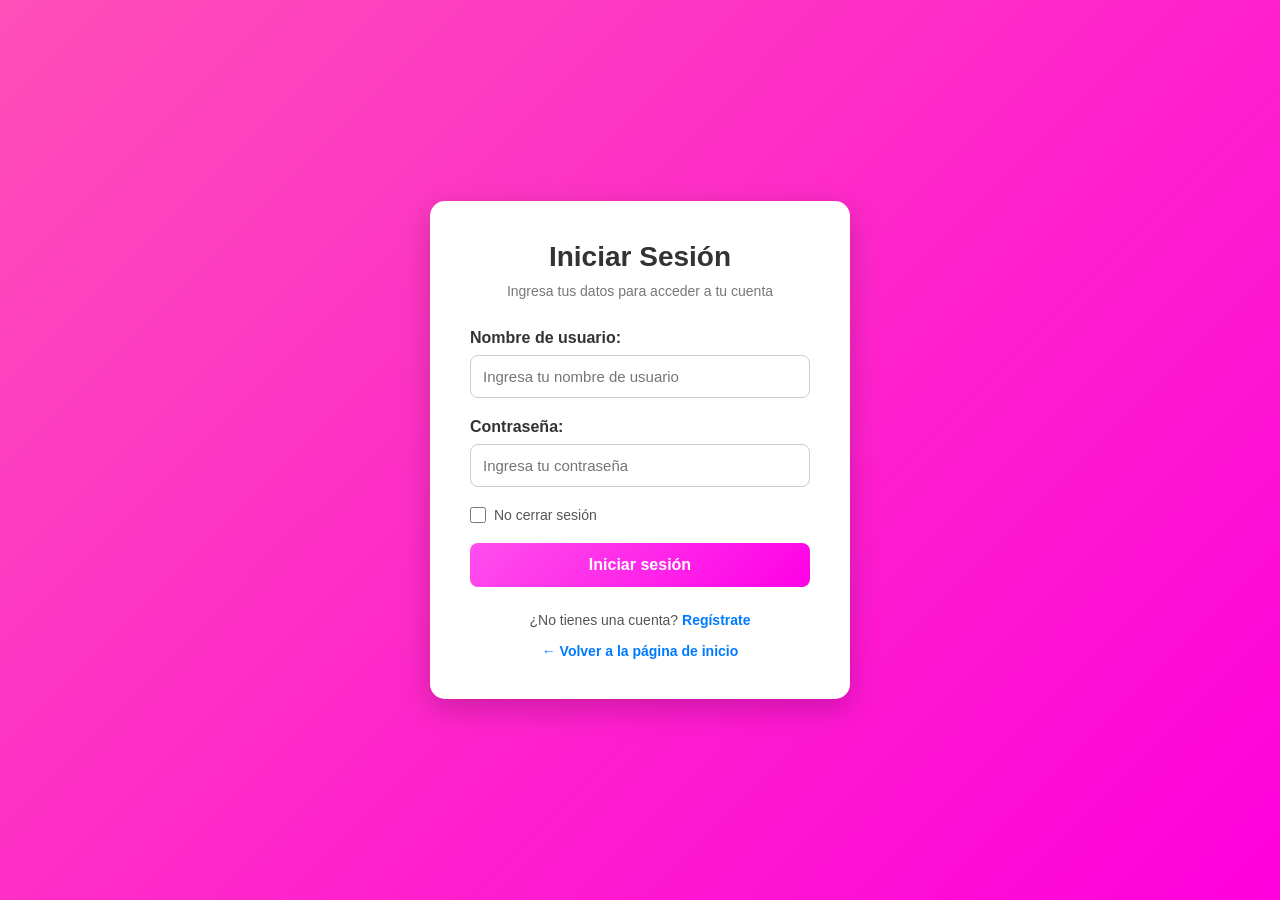
<file: frontend/assets/login.html>
<!DOCTYPE html>
<html lang="es">

<head>
    <meta charset="UTF-8">
    <meta name="viewport" content="width=device-width, initial-scale=1.0">

    <title>Inicio de Sesión</title>

    <style>
        * {
            margin: 0;
            padding: 0;
            box-sizing: border-box;
            font-family: Arial, Helvetica, sans-serif;
        }

        body {
            min-height: 100vh;
            display: flex;
            justify-content: center;
            align-items: center;
            background: linear-gradient(135deg, #fe4fb8, #fe00dc);
        }

        .login-container {
            width: 100%;
            max-width: 420px;
            background-color: #ffffff;
            padding: 40px;
            border-radius: 15px;
            box-shadow: 0 10px 30px rgba(0, 0, 0, 0.20);
        }

        .login-container h1 {
            text-align: center;
            color: #333333;
            margin-bottom: 10px;
            font-size: 28px;
        }

        .subtitle {
            text-align: center;
            color: #777777;
            margin-bottom: 30px;
            font-size: 14px;
        }

        .form-group {
            margin-bottom: 20px;
        }

        .form-group label {
            display: block;
            margin-bottom: 8px;
            color: #333333;
            font-weight: bold;
        }

        .form-group input[type="text"],
        .form-group input[type="password"] {
            width: 100%;
            padding: 12px;
            border: 1px solid #cccccc;
            border-radius: 8px;
            outline: none;
            font-size: 15px;
            transition: 0.3s;
        }

        .form-group input[type="text"]:focus,
        .form-group input[type="password"]:focus {
            border-color: #4facfe;
            box-shadow: 0 0 5px rgba(79, 172, 254, 0.4);
        }

        .remember {
            display: flex;
            align-items: center;
            gap: 8px;
            margin-bottom: 20px;
            color: #555555;
            font-size: 14px;
        }

        .remember input {
            width: 16px;
            height: 16px;
            cursor: pointer;
        }

        .login-button {
            width: 100%;
            padding: 13px;
            border: none;
            border-radius: 8px;
            background: linear-gradient(135deg, #fe4fec, #ff00e6);
            color: white;
            font-size: 16px;
            font-weight: bold;
            cursor: pointer;
            transition: 0.3s;
        }

        .login-button:hover {
            transform: translateY(-2px);
            box-shadow: 0 5px 15px rgba(0, 123, 255, 0.3);
        }

        .register {
            text-align: center;
            margin-top: 25px;
            color: #555555;
            font-size: 14px;
        }

        .register a,
        .home-link {
            color: #007bff;
            text-decoration: none;
            font-weight: bold;
        }

        .register a:hover,
        .home-link:hover {
            text-decoration: underline;
        }

        .home {
            text-align: center;
            margin-top: 15px;
            font-size: 14px;
        }

        @media (max-width: 480px) {
            .login-container {
                margin: 20px;
                padding: 30px 25px;
            }

            .login-container h1 {
                font-size: 24px;
            }
        }
    </style>
</head>

<body>

    <main class="login-container">

        <h1>Iniciar Sesión</h1>

        <p class="subtitle">
            Ingresa tus datos para acceder a tu cuenta
        </p>

        <form class="login-form" action="#" method="post">

            <div class="form-group">
                <label for="username">Nombre de usuario:</label>

                <input
                    type="text"
                    id="username"
                    name="username"
                    placeholder="Ingresa tu nombre de usuario"
                    autocomplete="username"
                    required
                >
            </div>

            <div class="form-group">
                <label for="password">Contraseña:</label>

                <input
                    type="password"
                    id="password"
                    name="password"
                    placeholder="Ingresa tu contraseña"
                    autocomplete="current-password"
                    required
                >
            </div>

            <label class="remember" for="remember">
                <input
                    type="checkbox"
                    id="remember"
                    name="remember"
                >
                No cerrar sesión
            </label>

            <button type="submit" class="login-button">
                Iniciar sesión
            </button>

        </form>

        <p class="register">
            ¿No tienes una cuenta?
            <a href="/frontend/assets/register.html">
                Regístrate
            </a>
        </p>

        <p class="home">
            <a href="/frontend/assets/index.html" class="home-link">
                ← Volver a la página de inicio
            </a>
        </p>

    </main>

</body>

</html>
</file>
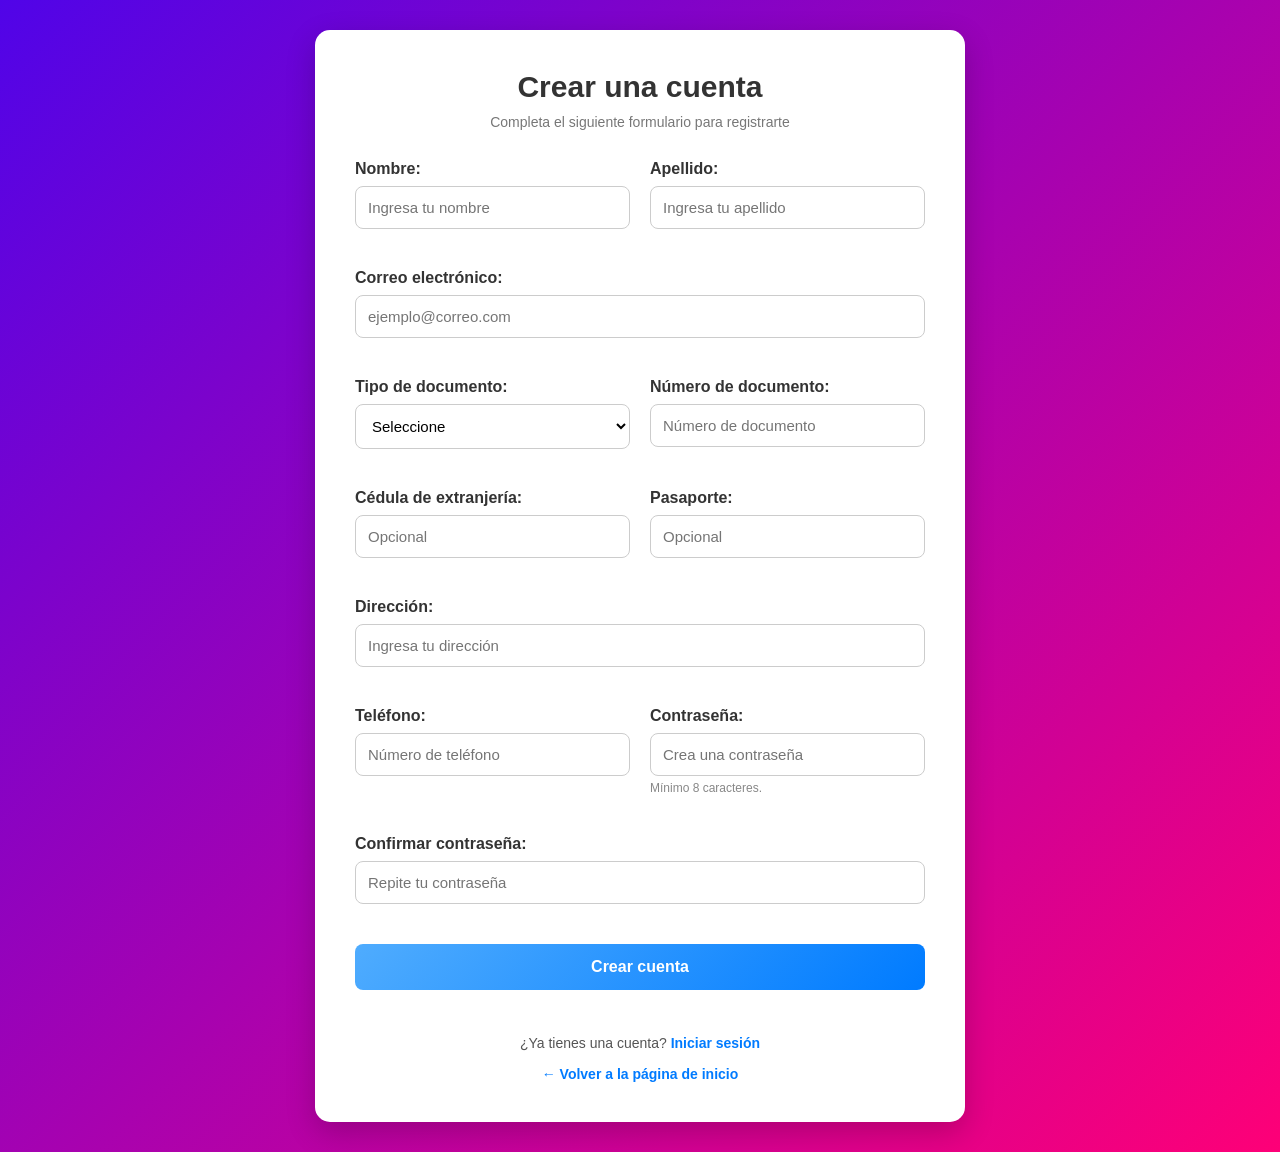
<file: frontend/assets/register.html>
<!DOCTYPE html>
<html lang="es">

<head>
    <meta charset="UTF-8">
    <meta name="viewport" content="width=device-width, initial-scale=1.0">

    <title>Crear una cuenta</title>

    <style>
        * {
            margin: 0;
            padding: 0;
            box-sizing: border-box;
            font-family: Arial, Helvetica, sans-serif;
        }

        body {
            min-height: 100vh;
            display: flex;
            justify-content: center;
            align-items: center;
            background: linear-gradient(135deg, #5004e8, #fe0077);
            padding: 30px 15px;
        }

        .register-container {
            width: 100%;
            max-width: 650px;
            background-color: #ffffff;
            padding: 40px;
            border-radius: 15px;
            box-shadow: 0 10px 30px rgba(0, 0, 0, 0.20);
        }

        .register-container h1 {
            text-align: center;
            color: #333333;
            margin-bottom: 10px;
            font-size: 30px;
        }

        .subtitle {
            text-align: center;
            color: #777777;
            margin-bottom: 30px;
            font-size: 14px;
        }

        .form-row {
            display: grid;
            grid-template-columns: 1fr 1fr;
            gap: 20px;
        }

        .form-group {
            margin-bottom: 20px;
        }

        .form-group.full-width {
            grid-column: 1 / -1;
        }

        .form-group label {
            display: block;
            margin-bottom: 8px;
            color: #333333;
            font-weight: bold;
        }

        .form-group input,
        .form-group select {
            width: 100%;
            padding: 12px;
            border: 1px solid #cccccc;
            border-radius: 8px;
            outline: none;
            font-size: 15px;
            background-color: #ffffff;
            transition: 0.3s;
        }

        .form-group input:focus,
        .form-group select:focus {
            border-color: #4facfe;
            box-shadow: 0 0 5px rgba(79, 172, 254, 0.4);
        }

        .form-help {
            display: block;
            margin-top: 5px;
            font-size: 12px;
            color: #888888;
        }

        .register-button {
            width: 100%;
            padding: 14px;
            border: none;
            border-radius: 8px;
            background: linear-gradient(135deg, #4facfe, #007bff);
            color: white;
            font-size: 16px;
            font-weight: bold;
            cursor: pointer;
            transition: 0.3s;
        }

        .register-button:hover {
            transform: translateY(-2px);
            box-shadow: 0 5px 15px rgba(0, 123, 255, 0.3);
        }

        .login-link {
            text-align: center;
            margin-top: 25px;
            color: #555555;
            font-size: 14px;
        }

        .login-link a,
        .home-link {
            color: #007bff;
            text-decoration: none;
            font-weight: bold;
        }

        .login-link a:hover,
        .home-link:hover {
            text-decoration: underline;
        }

        .home {
            text-align: center;
            margin-top: 15px;
            font-size: 14px;
        }

        @media (max-width: 600px) {

            .register-container {
                padding: 30px 20px;
            }

            .register-container h1 {
                font-size: 25px;
            }

            .form-row {
                grid-template-columns: 1fr;
                gap: 0;
            }

            .form-group.full-width {
                grid-column: auto;
            }
        }
    </style>
</head>

<body>

    <main class="register-container">

        <h1>Crear una cuenta</h1>

        <p class="subtitle">
            Completa el siguiente formulario para registrarte
        </p>

        <form action="#" method="post">

            <div class="form-row">

                <!-- Nombre -->
                <div class="form-group">
                    <label for="nombre">Nombre:</label>

                    <input
                        type="text"
                        id="nombre"
                        name="nombre"
                        placeholder="Ingresa tu nombre"
                        autocomplete="given-name"
                        required
                    >
                </div>

                <!-- Apellido -->
                <div class="form-group">
                    <label for="apellido">Apellido:</label>

                    <input
                        type="text"
                        id="apellido"
                        name="apellido"
                        placeholder="Ingresa tu apellido"
                        autocomplete="family-name"
                        required
                    >
                </div>

                <!-- Correo -->
                <div class="form-group full-width">
                    <label for="correo">Correo electrónico:</label>

                    <input
                        type="email"
                        id="correo"
                        name="correo"
                        placeholder="ejemplo@correo.com"
                        autocomplete="email"
                        required
                    >
                </div>

                <!-- Tipo de documento -->
                <div class="form-group">
                    <label for="identidad">Tipo de documento:</label>

                    <select id="identidad" name="identidad" required>
                        <option value="">Seleccione</option>
                        <option value="cc">Cédula de ciudadanía</option>
                        <option value="ti">Tarjeta de identidad</option>
                        <option value="ce">Cédula de extranjería</option>
                        <option value="pasaporte">Pasaporte</option>
                    </select>
                </div>

                <!-- Número de documento -->
                <div class="form-group">
                    <label for="numero-doc">Número de documento:</label>

                    <input
                        type="text"
                        id="numero-doc"
                        name="numero_documento"
                        placeholder="Número de documento"
                        inputmode="numeric"
                        required
                    >
                </div>

                <!-- Cédula extranjera -->
                <div class="form-group">
                    <label for="cedula-extranjera">
                        Cédula de extranjería:
                    </label>

                    <input
                        type="text"
                        id="cedula-extranjera"
                        name="cedula_extranjera"
                        placeholder="Opcional"
                    >
                </div>

                <!-- Pasaporte -->
                <div class="form-group">
                    <label for="pasaporte">Pasaporte:</label>

                    <input
                        type="text"
                        id="pasaporte"
                        name="pasaporte"
                        placeholder="Opcional"
                    >
                </div>

                <!-- Dirección -->
                <div class="form-group full-width">
                    <label for="direccion">Dirección:</label>

                    <input
                        type="text"
                        id="direccion"
                        name="direccion"
                        placeholder="Ingresa tu dirección"
                        autocomplete="street-address"
                        required
                    >
                </div>

                <!-- Teléfono -->
                <div class="form-group">
                    <label for="telefono">Teléfono:</label>

                    <input
                        type="tel"
                        id="telefono"
                        name="telefono"
                        placeholder="Número de teléfono"
                        autocomplete="tel"
                        required
                    >
                </div>

                <!-- Contraseña -->
                <div class="form-group">
                    <label for="contrasena">Contraseña:</label>

                    <input
                        type="password"
                        id="contrasena"
                        name="contrasena"
                        placeholder="Crea una contraseña"
                        autocomplete="new-password"
                        minlength="8"
                        required
                    >

                    <span class="form-help">
                        Mínimo 8 caracteres.
                    </span>
                </div>

                <!-- Confirmar contraseña -->
                <div class="form-group full-width">
                    <label for="confirmar-contrasena">
                        Confirmar contraseña:
                    </label>

                    <input
                        type="password"
                        id="confirmar-contrasena"
                        name="confirmar_contrasena"
                        placeholder="Repite tu contraseña"
                        autocomplete="new-password"
                        minlength="8"
                        required
                    >
                </div>

                <!-- Botón -->
                <div class="form-group full-width">
                    <button type="submit" class="register-button">
                        Crear cuenta
                    </button>
                </div>

            </div>

        </form>

        <p class="login-link">
            ¿Ya tienes una cuenta?
            <a href="/frontend/assets/login.html">
                Iniciar sesión
            </a>
        </p>

        <p class="home">
            <a href="/frontend/assets/index.html" class="home-link">
                ← Volver a la página de inicio
            </a>
        </p>

    </main>

</body>

</html>
</file>
